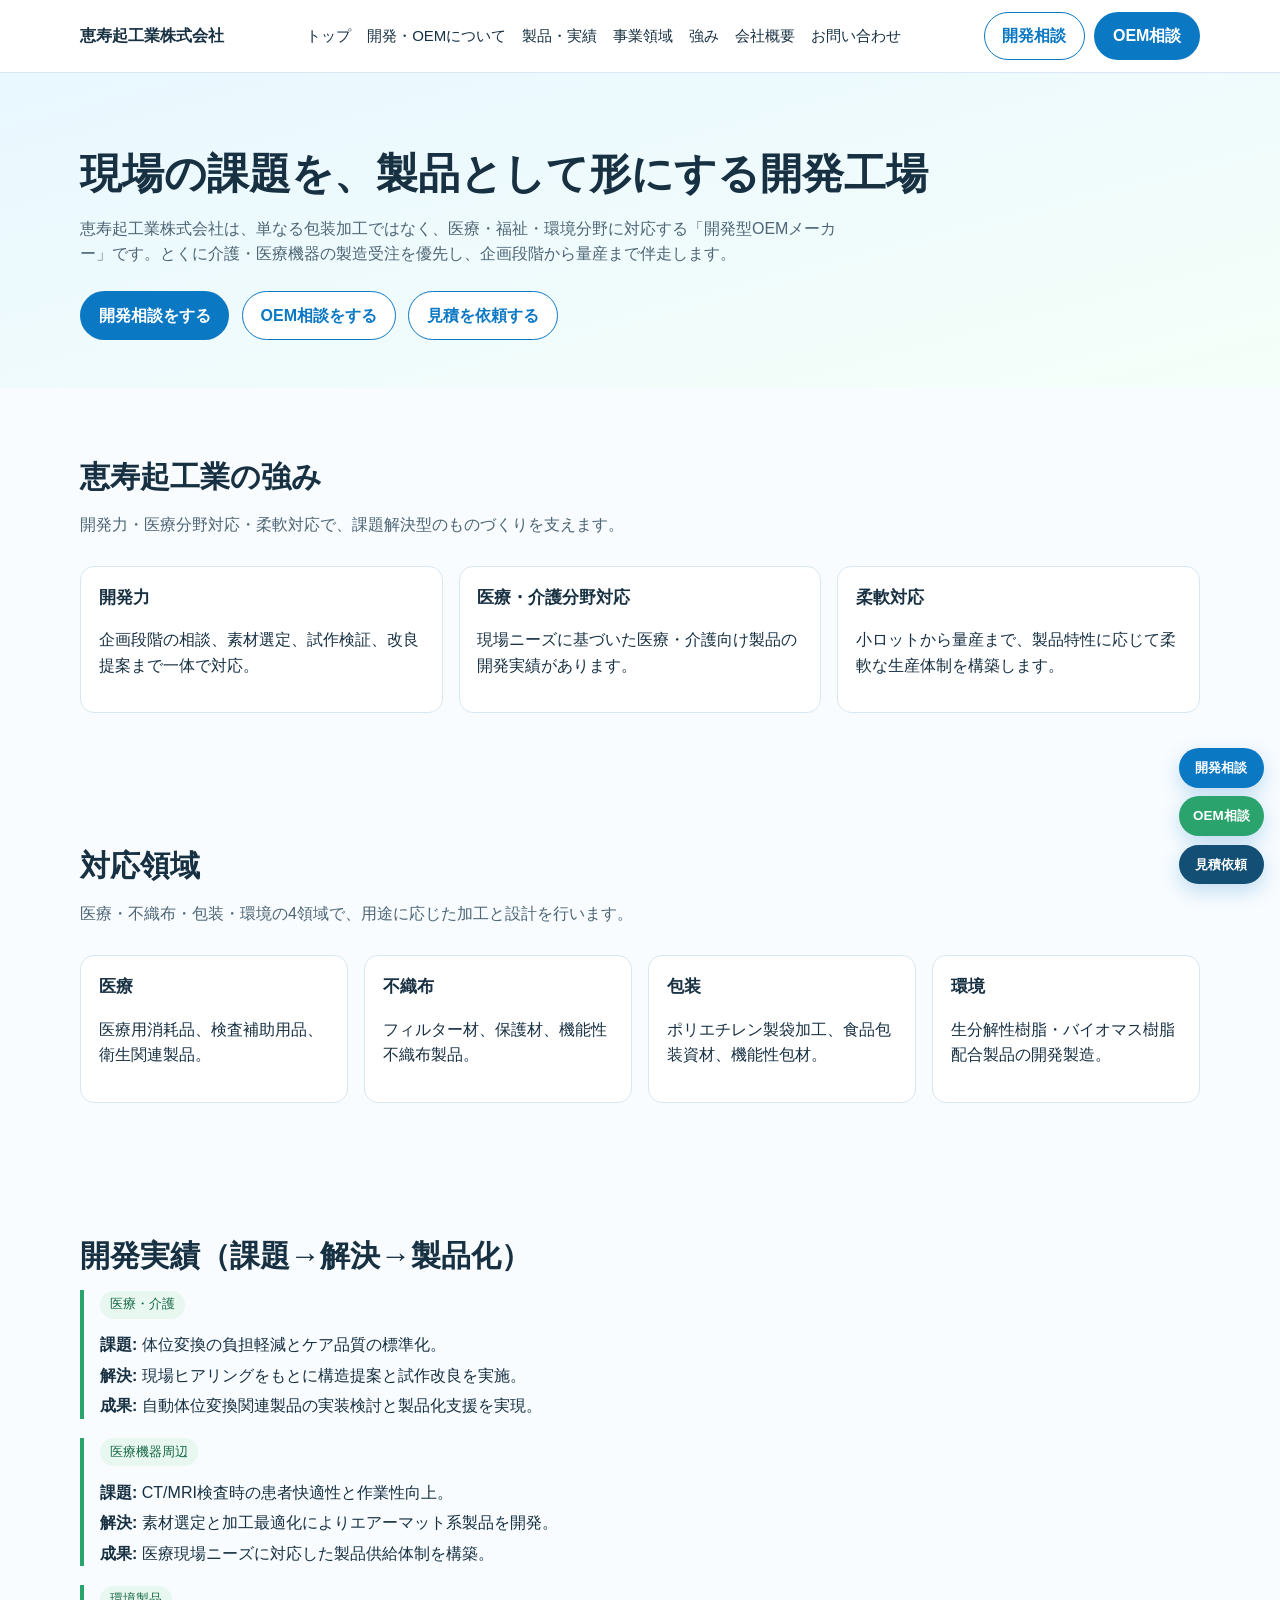
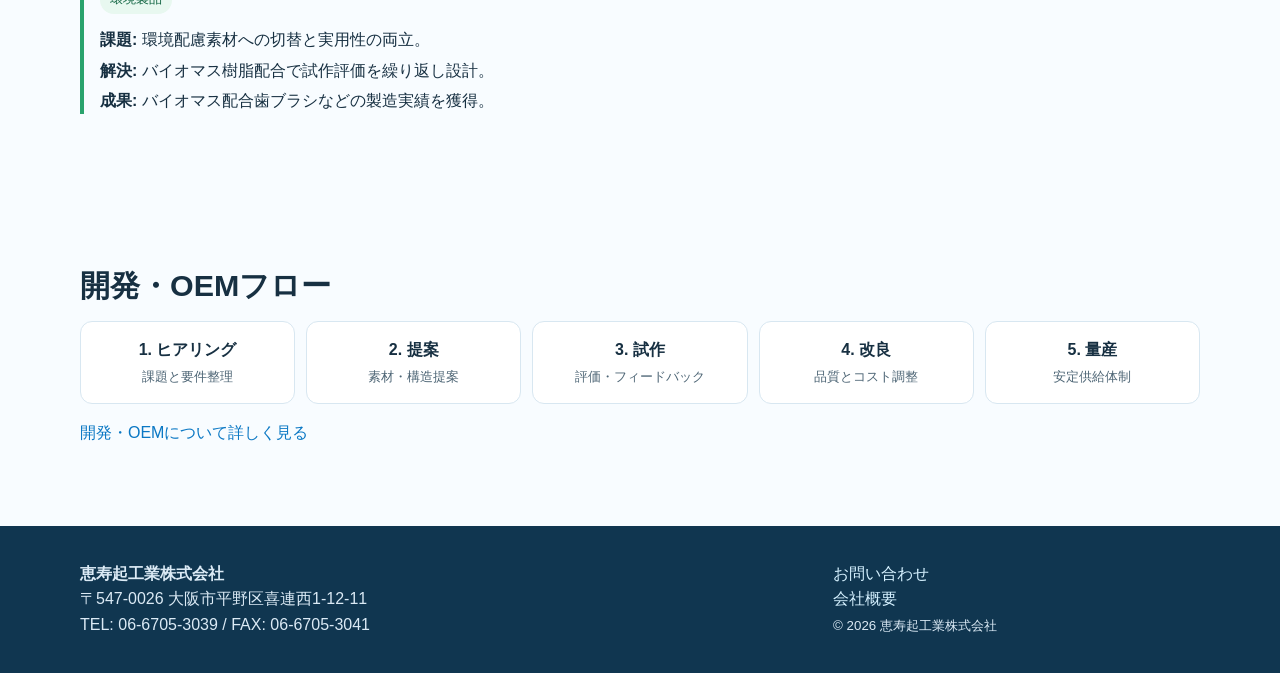
<file: index.html>
<!doctype html>
<html lang="ja">
  <head>
    <meta charset="UTF-8" />
    <meta name="viewport" content="width=device-width, initial-scale=1.0" />
    <title>恵寿起工業株式会社 | 医療・福祉・環境に対応する開発型OEMメーカー</title>
    <meta
      name="description"
      content="恵寿起工業株式会社は、医療・介護・環境分野に対応する開発型OEMメーカーです。企画・試作・改良・量産まで一気通貫で支援します。"
    />
    <meta property="og:type" content="website" />
    <meta
      property="og:title"
      content="恵寿起工業株式会社 | 現場の課題を製品化する開発工場"
    />
    <meta
      property="og:description"
      content="医療・介護分野を優先に、開発相談・OEM相談・見積依頼に対応します。"
    />
    <meta property="og:url" content="https://example.com/" />
    <meta property="og:image" content="https://example.com/ogp.jpg" />
    <link rel="stylesheet" href="./assets/css/styles.css" />
  </head>
  <body>
    <header class="site-header">
      <div class="container header-inner">
        <a class="logo" href="./index.html">恵寿起工業株式会社</a>
        <nav>
          <ul class="nav-list">
            <li><a href="./index.html">トップ</a></li>
            <li><a href="./pages/development-oem.html">開発・OEMについて</a></li>
            <li><a href="./pages/products.html">製品・実績</a></li>
            <li><a href="./pages/fields.html">事業領域</a></li>
            <li><a href="./pages/strengths.html">強み</a></li>
            <li><a href="./pages/company.html">会社概要</a></li>
            <li><a href="./pages/contact.html">お問い合わせ</a></li>
          </ul>
        </nav>
        <div class="header-cta">
          <a class="btn btn-outline" href="./pages/contact.html">開発相談</a>
          <a class="btn btn-primary" href="./pages/contact.html">OEM相談</a>
        </div>
      </div>
    </header>

    <main>
      <section class="hero">
        <div class="container">
          <h1>現場の課題を、製品として形にする開発工場</h1>
          <p>
            恵寿起工業株式会社は、単なる包装加工ではなく、医療・福祉・環境分野に対応する「開発型OEMメーカー」です。とくに介護・医療機器の製造受注を優先し、企画段階から量産まで伴走します。
          </p>
          <div class="hero-actions">
            <a class="btn btn-primary" href="./pages/contact.html">開発相談をする</a>
            <a class="btn btn-outline" href="./pages/contact.html">OEM相談をする</a>
            <a class="btn btn-outline" href="./pages/contact.html">見積を依頼する</a>
          </div>
        </div>
      </section>

      <section>
        <div class="container">
          <h2 class="section-title">恵寿起工業の強み</h2>
          <p class="section-lead">開発力・医療分野対応・柔軟対応で、課題解決型のものづくりを支えます。</p>
          <div class="grid grid-3">
            <article class="card">
              <h3>開発力</h3>
              <p>企画段階の相談、素材選定、試作検証、改良提案まで一体で対応。</p>
            </article>
            <article class="card">
              <h3>医療・介護分野対応</h3>
              <p>現場ニーズに基づいた医療・介護向け製品の開発実績があります。</p>
            </article>
            <article class="card">
              <h3>柔軟対応</h3>
              <p>小ロットから量産まで、製品特性に応じて柔軟な生産体制を構築します。</p>
            </article>
          </div>
        </div>
      </section>

      <section>
        <div class="container">
          <h2 class="section-title">対応領域</h2>
          <p class="section-lead">医療・不織布・包装・環境の4領域で、用途に応じた加工と設計を行います。</p>
          <div class="grid grid-4">
            <article class="card"><h3>医療</h3><p>医療用消耗品、検査補助用品、衛生関連製品。</p></article>
            <article class="card"><h3>不織布</h3><p>フィルター材、保護材、機能性不織布製品。</p></article>
            <article class="card"><h3>包装</h3><p>ポリエチレン製袋加工、食品包装資材、機能性包材。</p></article>
            <article class="card"><h3>環境</h3><p>生分解性樹脂・バイオマス樹脂配合製品の開発製造。</p></article>
          </div>
        </div>
      </section>

      <section>
        <div class="container">
          <h2 class="section-title">開発実績（課題→解決→製品化）</h2>
          <div class="story">
            <span class="tag">医療・介護</span>
            <p><strong>課題:</strong> 体位変換の負担軽減とケア品質の標準化。</p>
            <p><strong>解決:</strong> 現場ヒアリングをもとに構造提案と試作改良を実施。</p>
            <p><strong>成果:</strong> 自動体位変換関連製品の実装検討と製品化支援を実現。</p>
          </div>
          <div class="story">
            <span class="tag">医療機器周辺</span>
            <p><strong>課題:</strong> CT/MRI検査時の患者快適性と作業性向上。</p>
            <p><strong>解決:</strong> 素材選定と加工最適化によりエアーマット系製品を開発。</p>
            <p><strong>成果:</strong> 医療現場ニーズに対応した製品供給体制を構築。</p>
          </div>
          <div class="story">
            <span class="tag">環境製品</span>
            <p><strong>課題:</strong> 環境配慮素材への切替と実用性の両立。</p>
            <p><strong>解決:</strong> バイオマス樹脂配合で試作評価を繰り返し設計。</p>
            <p><strong>成果:</strong> バイオマス配合歯ブラシなどの製造実績を獲得。</p>
          </div>
        </div>
      </section>

      <section>
        <div class="container">
          <h2 class="section-title">開発・OEMフロー</h2>
          <div class="flow">
            <div class="flow-step">1. ヒアリング<small>課題と要件整理</small></div>
            <div class="flow-step">2. 提案<small>素材・構造提案</small></div>
            <div class="flow-step">3. 試作<small>評価・フィードバック</small></div>
            <div class="flow-step">4. 改良<small>品質とコスト調整</small></div>
            <div class="flow-step">5. 量産<small>安定供給体制</small></div>
          </div>
          <p><a href="./pages/development-oem.html">開発・OEMについて詳しく見る</a></p>
        </div>
      </section>
    </main>

    <footer class="site-footer">
      <div class="container footer-grid">
        <div>
          <strong>恵寿起工業株式会社</strong><br />
          〒547-0026 大阪市平野区喜連西1-12-11<br />
          TEL: 06-6705-3039 / FAX: 06-6705-3041
        </div>
        <div>
          <a href="./pages/contact.html">お問い合わせ</a><br />
          <a href="./pages/company.html">会社概要</a><br />
          <small>&copy; <span data-current-year></span> 恵寿起工業株式会社</small>
        </div>
      </div>
    </footer>

    <div class="sticky-cta">
      <a href="./pages/contact.html">開発相談</a>
      <a href="./pages/contact.html">OEM相談</a>
      <a href="./pages/contact.html">見積依頼</a>
    </div>

    <script src="./assets/js/main.js"></script>
  </body>
</html>
</file>
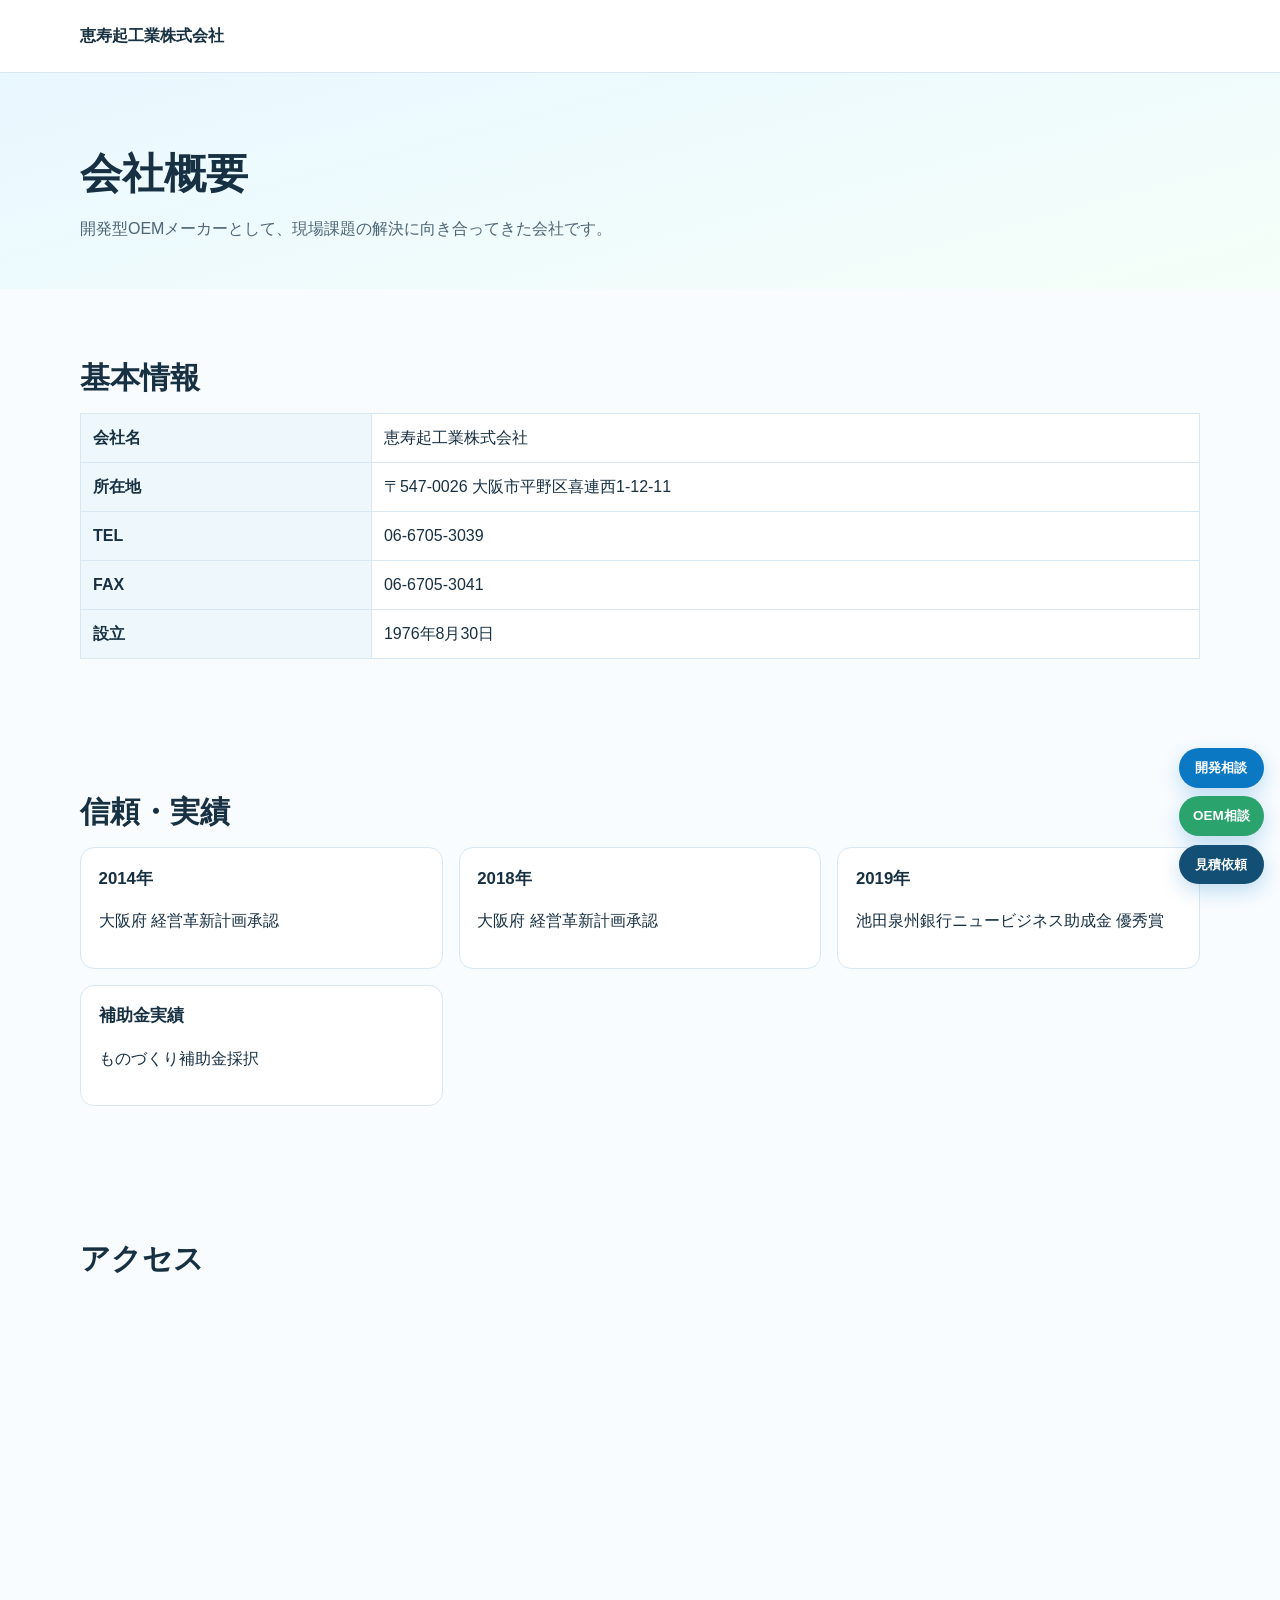
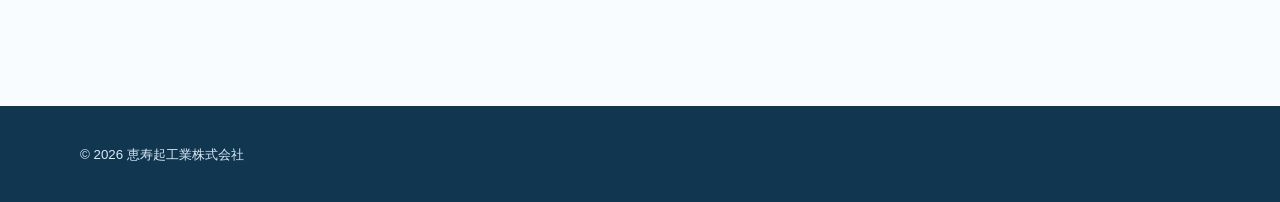
<file: pages/company.html>
<!doctype html>
<html lang="ja">
  <head>
    <meta charset="UTF-8" />
    <meta name="viewport" content="width=device-width, initial-scale=1.0" />
    <title>会社概要 | 恵寿起工業株式会社</title>
    <meta name="description" content="恵寿起工業株式会社の会社情報、沿革、受賞・承認実績、アクセス情報を掲載。" />
    <link rel="stylesheet" href="../assets/css/styles.css" />
  </head>
  <body>
    <header class="site-header"><div class="container header-inner"><a class="logo" href="../index.html">恵寿起工業株式会社</a></div></header>
    <main>
      <section class="hero"><div class="container"><h1>会社概要</h1><p>開発型OEMメーカーとして、現場課題の解決に向き合ってきた会社です。</p></div></section>
      <section>
        <div class="container">
          <h2 class="section-title">基本情報</h2>
          <div class="table-wrap">
            <table>
              <tr><th>会社名</th><td>恵寿起工業株式会社</td></tr>
              <tr><th>所在地</th><td>〒547-0026 大阪市平野区喜連西1-12-11</td></tr>
              <tr><th>TEL</th><td>06-6705-3039</td></tr>
              <tr><th>FAX</th><td>06-6705-3041</td></tr>
              <tr><th>設立</th><td>1976年8月30日</td></tr>
            </table>
          </div>
        </div>
      </section>
      <section>
        <div class="container">
          <h2 class="section-title">信頼・実績</h2>
          <div class="grid grid-3">
            <article class="card"><h3>2014年</h3><p>大阪府 経営革新計画承認</p></article>
            <article class="card"><h3>2018年</h3><p>大阪府 経営革新計画承認</p></article>
            <article class="card"><h3>2019年</h3><p>池田泉州銀行ニュービジネス助成金 優秀賞</p></article>
            <article class="card"><h3>補助金実績</h3><p>ものづくり補助金採択</p></article>
          </div>
        </div>
      </section>
      <section>
        <div class="container">
          <h2 class="section-title">アクセス</h2>
          <iframe
            title="恵寿起工業株式会社 マップ"
            src="https://www.google.com/maps?q=大阪市平野区喜連西1-12-11&output=embed"
            width="100%"
            height="340"
            style="border: 0; border-radius: 12px"
            allowfullscreen=""
            loading="lazy"
            referrerpolicy="no-referrer-when-downgrade"
          ></iframe>
        </div>
      </section>
    </main>
    <footer class="site-footer"><div class="container"><small>&copy; <span data-current-year></span> 恵寿起工業株式会社</small></div></footer>
    <div class="sticky-cta"><a href="./contact.html">開発相談</a><a href="./contact.html">OEM相談</a><a href="./contact.html">見積依頼</a></div>
    <script src="../assets/js/main.js"></script>
  </body>
</html>
</file>
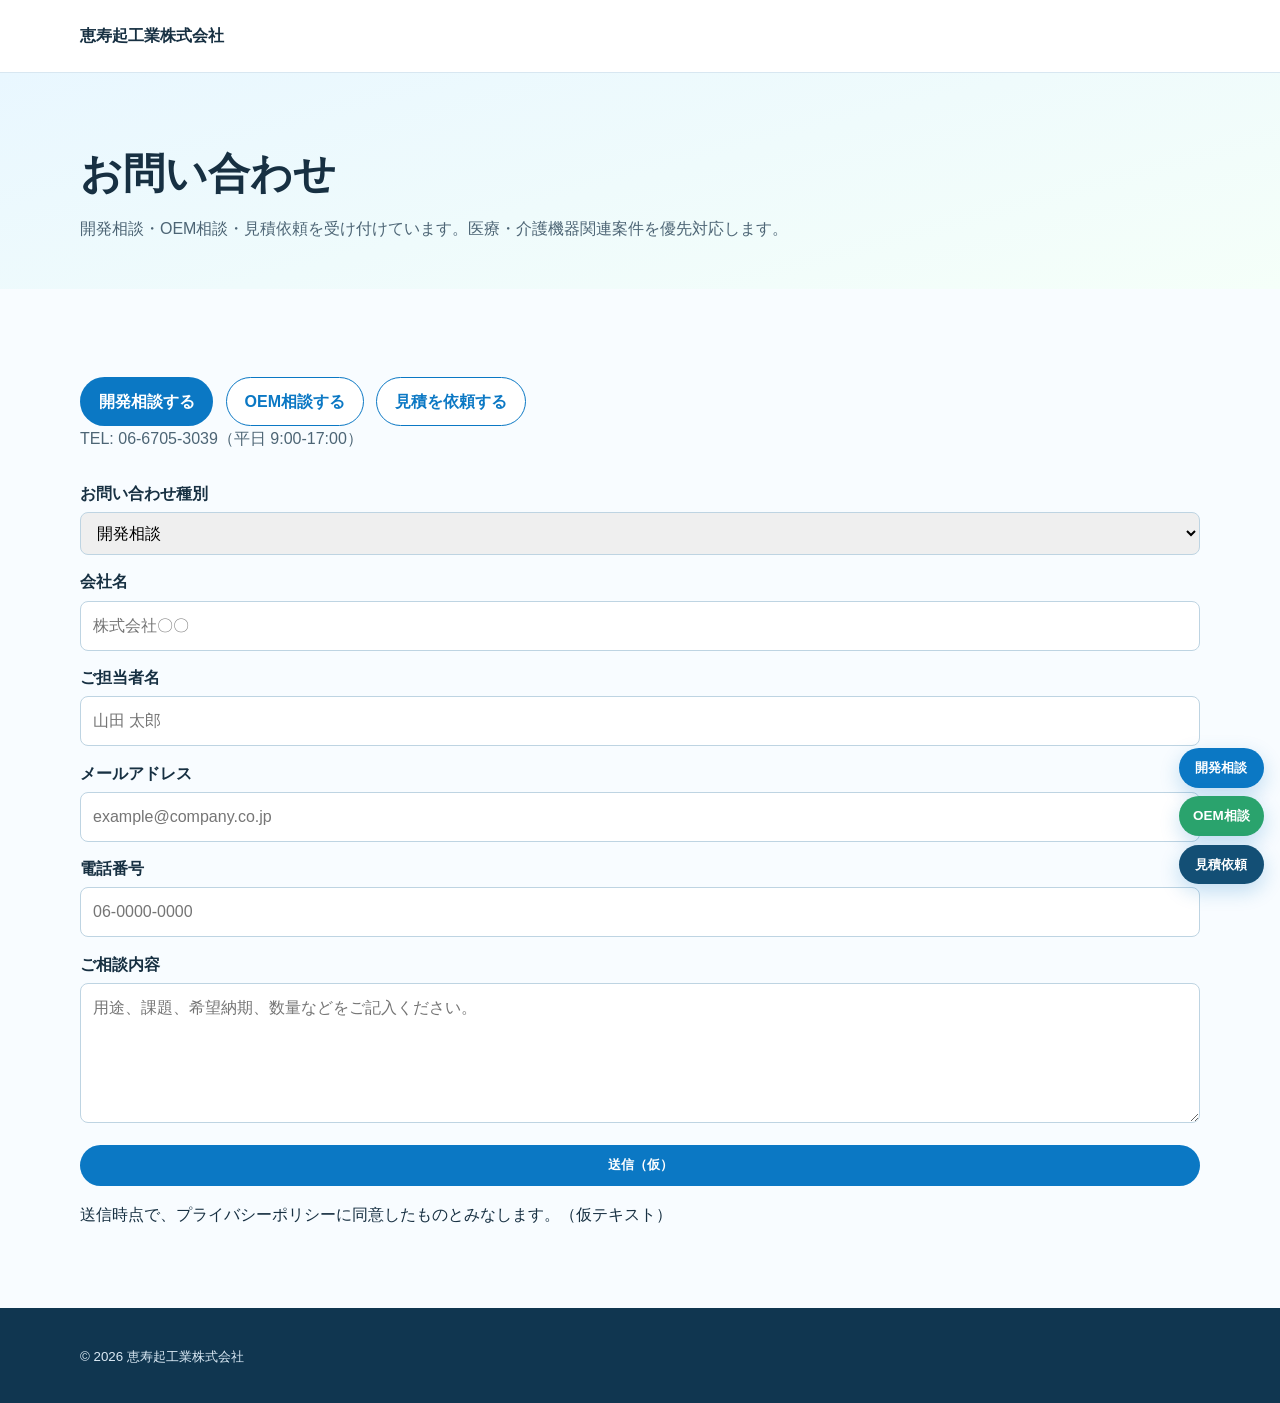
<file: pages/contact.html>
<!doctype html>
<html lang="ja">
  <head>
    <meta charset="UTF-8" />
    <meta name="viewport" content="width=device-width, initial-scale=1.0" />
    <title>お問い合わせ | 恵寿起工業株式会社</title>
    <meta name="description" content="開発相談・OEM相談・見積依頼の問い合わせフォームです。企画段階からご相談いただけます。" />
    <link rel="stylesheet" href="../assets/css/styles.css" />
  </head>
  <body>
    <header class="site-header"><div class="container header-inner"><a class="logo" href="../index.html">恵寿起工業株式会社</a></div></header>
    <main>
      <section class="hero"><div class="container"><h1>お問い合わせ</h1><p>開発相談・OEM相談・見積依頼を受け付けています。医療・介護機器関連案件を優先対応します。</p></div></section>
      <section>
        <div class="container">
          <div class="hero-actions">
            <a class="btn btn-primary" href="#form">開発相談する</a>
            <a class="btn btn-outline" href="#form">OEM相談する</a>
            <a class="btn btn-outline" href="#form">見積を依頼する</a>
          </div>
          <p class="section-lead">TEL: 06-6705-3039（平日 9:00-17:00）</p>
          <form id="form" class="form-grid">
            <div>
              <label for="kind">お問い合わせ種別</label>
              <select id="kind" name="kind">
                <option>開発相談</option>
                <option>OEM相談</option>
                <option>見積依頼</option>
                <option>その他</option>
              </select>
            </div>
            <div>
              <label for="company">会社名</label>
              <input id="company" name="company" type="text" placeholder="株式会社〇〇" />
            </div>
            <div>
              <label for="name">ご担当者名</label>
              <input id="name" name="name" type="text" placeholder="山田 太郎" />
            </div>
            <div>
              <label for="mail">メールアドレス</label>
              <input id="mail" name="mail" type="email" placeholder="example@company.co.jp" />
            </div>
            <div>
              <label for="tel">電話番号</label>
              <input id="tel" name="tel" type="tel" placeholder="06-0000-0000" />
            </div>
            <div>
              <label for="msg">ご相談内容</label>
              <textarea id="msg" name="msg" placeholder="用途、課題、希望納期、数量などをご記入ください。"></textarea>
            </div>
            <button class="btn btn-primary" type="submit">送信（仮）</button>
          </form>
          <p>送信時点で、プライバシーポリシーに同意したものとみなします。（仮テキスト）</p>
        </div>
      </section>
    </main>
    <footer class="site-footer"><div class="container"><small>&copy; <span data-current-year></span> 恵寿起工業株式会社</small></div></footer>
    <div class="sticky-cta"><a href="./contact.html">開発相談</a><a href="./contact.html">OEM相談</a><a href="./contact.html">見積依頼</a></div>
    <script src="../assets/js/main.js"></script>
  </body>
</html>
</file>
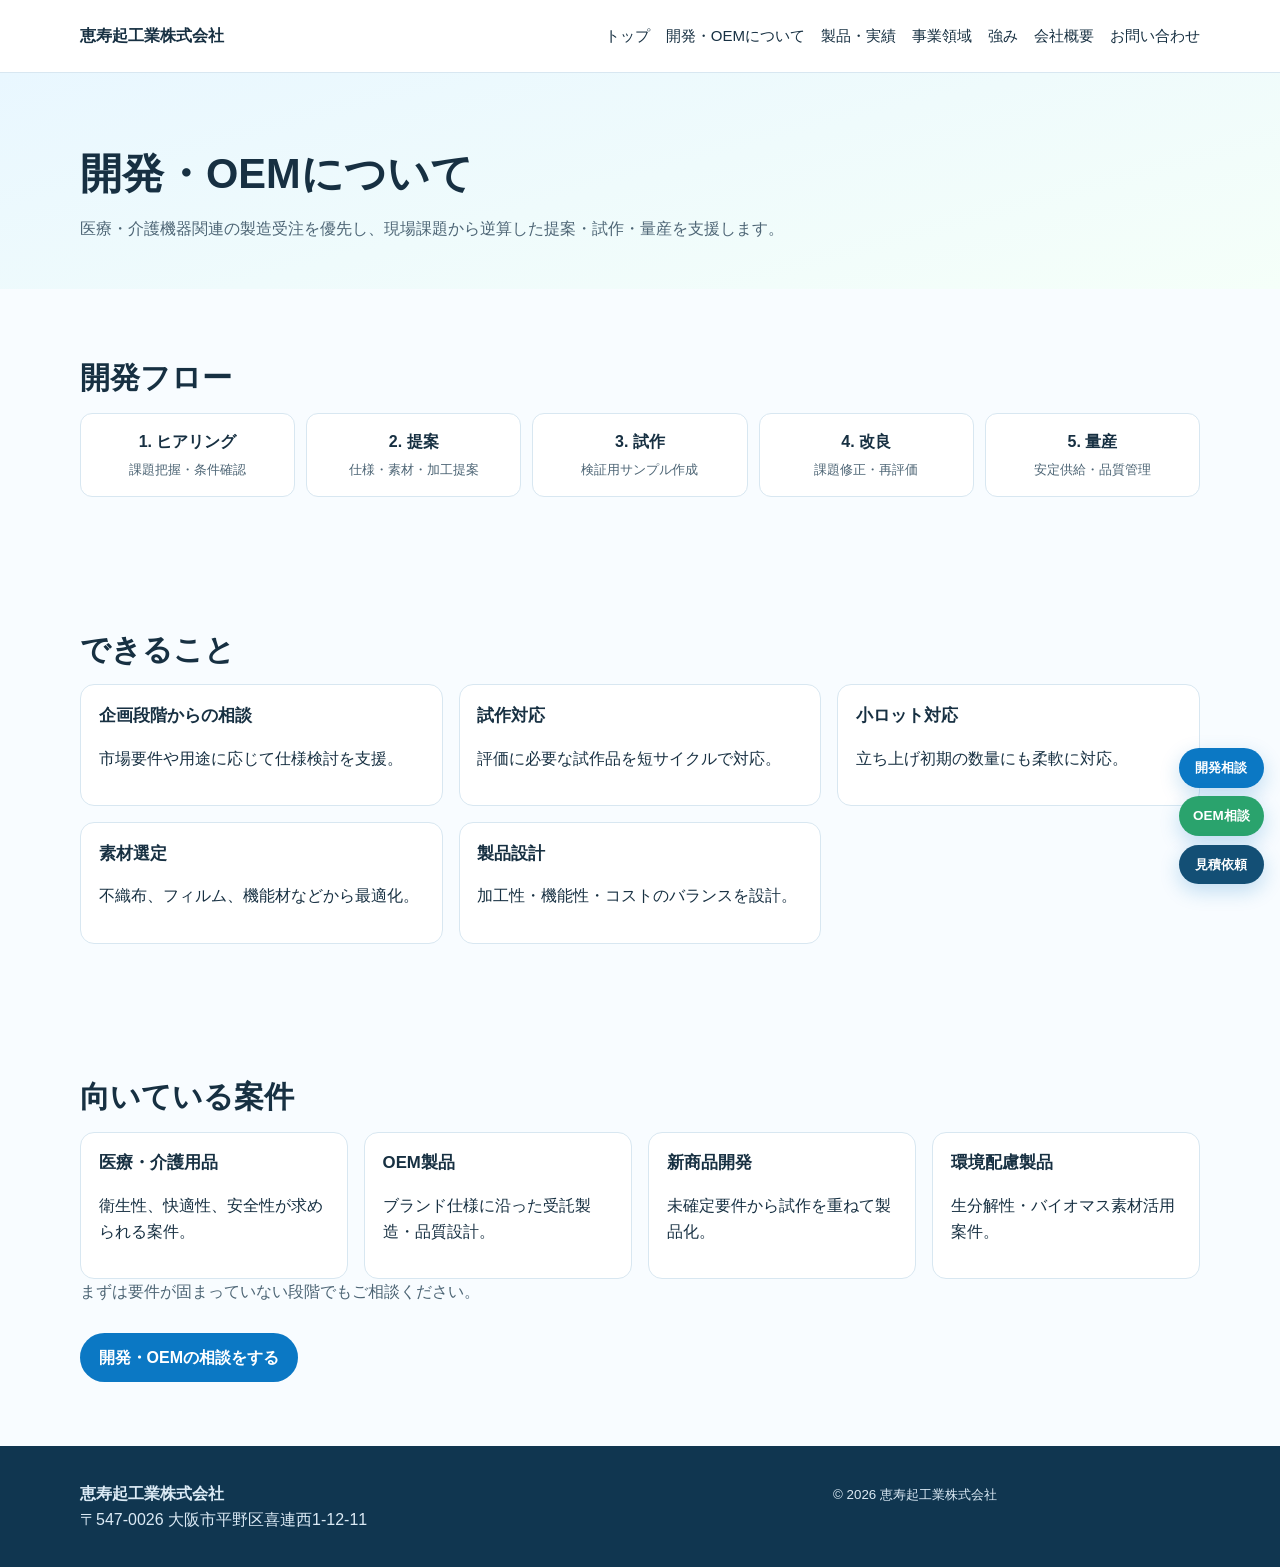
<file: pages/development-oem.html>
<!doctype html>
<html lang="ja">
  <head>
    <meta charset="UTF-8" />
    <meta name="viewport" content="width=device-width, initial-scale=1.0" />
    <title>開発・OEMについて | 恵寿起工業株式会社</title>
    <meta
      name="description"
      content="恵寿起工業株式会社の開発・OEM対応ページ。ヒアリングから量産まで、医療・介護を中心に開発型受託製造を行います。"
    />
    <meta property="og:type" content="article" />
    <meta property="og:title" content="開発・OEMについて | 恵寿起工業株式会社" />
    <meta property="og:description" content="企画段階から相談できる開発型OEMメーカー。" />
    <meta property="og:url" content="https://example.com/pages/development-oem.html" />
    <meta property="og:image" content="https://example.com/ogp.jpg" />
    <link rel="stylesheet" href="../assets/css/styles.css" />
  </head>
  <body>
    <header class="site-header">
      <div class="container header-inner">
        <a class="logo" href="../index.html">恵寿起工業株式会社</a>
        <nav>
          <ul class="nav-list">
            <li><a href="../index.html">トップ</a></li>
            <li><a href="./development-oem.html">開発・OEMについて</a></li>
            <li><a href="./products.html">製品・実績</a></li>
            <li><a href="./fields.html">事業領域</a></li>
            <li><a href="./strengths.html">強み</a></li>
            <li><a href="./company.html">会社概要</a></li>
            <li><a href="./contact.html">お問い合わせ</a></li>
          </ul>
        </nav>
      </div>
    </header>

    <main>
      <section class="hero">
        <div class="container">
          <h1>開発・OEMについて</h1>
          <p>医療・介護機器関連の製造受注を優先し、現場課題から逆算した提案・試作・量産を支援します。</p>
        </div>
      </section>

      <section>
        <div class="container">
          <h2 class="section-title">開発フロー</h2>
          <div class="flow">
            <div class="flow-step">1. ヒアリング<small>課題把握・条件確認</small></div>
            <div class="flow-step">2. 提案<small>仕様・素材・加工提案</small></div>
            <div class="flow-step">3. 試作<small>検証用サンプル作成</small></div>
            <div class="flow-step">4. 改良<small>課題修正・再評価</small></div>
            <div class="flow-step">5. 量産<small>安定供給・品質管理</small></div>
          </div>
        </div>
      </section>

      <section>
        <div class="container">
          <h2 class="section-title">できること</h2>
          <div class="grid grid-3">
            <article class="card"><h3>企画段階からの相談</h3><p>市場要件や用途に応じて仕様検討を支援。</p></article>
            <article class="card"><h3>試作対応</h3><p>評価に必要な試作品を短サイクルで対応。</p></article>
            <article class="card"><h3>小ロット対応</h3><p>立ち上げ初期の数量にも柔軟に対応。</p></article>
            <article class="card"><h3>素材選定</h3><p>不織布、フィルム、機能材などから最適化。</p></article>
            <article class="card"><h3>製品設計</h3><p>加工性・機能性・コストのバランスを設計。</p></article>
          </div>
        </div>
      </section>

      <section>
        <div class="container">
          <h2 class="section-title">向いている案件</h2>
          <div class="grid grid-4">
            <article class="card"><h3>医療・介護用品</h3><p>衛生性、快適性、安全性が求められる案件。</p></article>
            <article class="card"><h3>OEM製品</h3><p>ブランド仕様に沿った受託製造・品質設計。</p></article>
            <article class="card"><h3>新商品開発</h3><p>未確定要件から試作を重ねて製品化。</p></article>
            <article class="card"><h3>環境配慮製品</h3><p>生分解性・バイオマス素材活用案件。</p></article>
          </div>
          <p class="section-lead">まずは要件が固まっていない段階でもご相談ください。</p>
          <a class="btn btn-primary" href="./contact.html">開発・OEMの相談をする</a>
        </div>
      </section>
    </main>

    <footer class="site-footer">
      <div class="container footer-grid">
        <div><strong>恵寿起工業株式会社</strong><br />〒547-0026 大阪市平野区喜連西1-12-11</div>
        <div><small>&copy; <span data-current-year></span> 恵寿起工業株式会社</small></div>
      </div>
    </footer>

    <div class="sticky-cta">
      <a href="./contact.html">開発相談</a>
      <a href="./contact.html">OEM相談</a>
      <a href="./contact.html">見積依頼</a>
    </div>
    <script src="../assets/js/main.js"></script>
  </body>
</html>
</file>
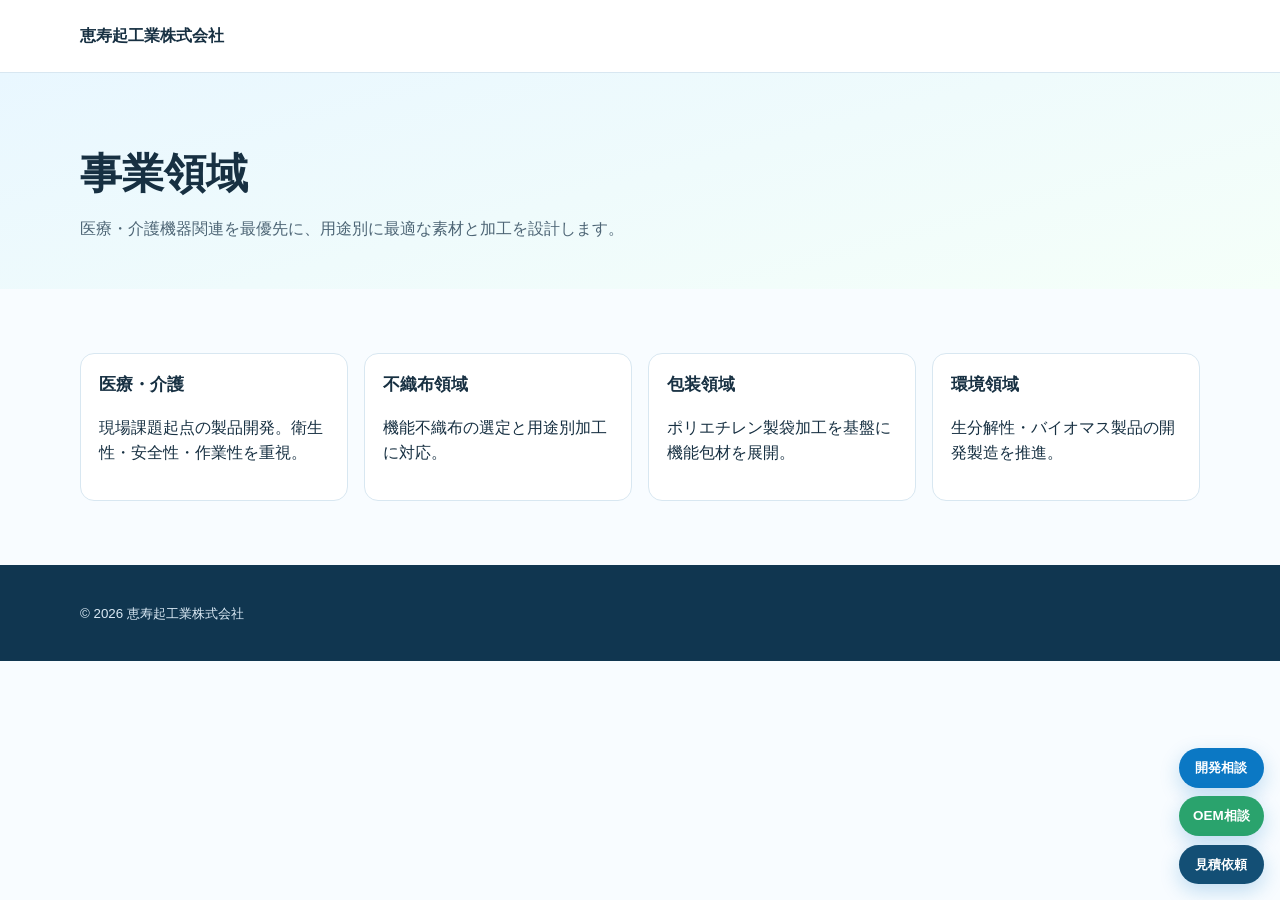
<file: pages/fields.html>
<!doctype html>
<html lang="ja">
  <head>
    <meta charset="UTF-8" />
    <meta name="viewport" content="width=device-width, initial-scale=1.0" />
    <title>事業領域 | 恵寿起工業株式会社</title>
    <meta name="description" content="医療・不織布・包装・環境の事業領域と、対応可能な製品開発・受託製造範囲を紹介します。" />
    <link rel="stylesheet" href="../assets/css/styles.css" />
  </head>
  <body>
    <header class="site-header"><div class="container header-inner"><a class="logo" href="../index.html">恵寿起工業株式会社</a></div></header>
    <main>
      <section class="hero"><div class="container"><h1>事業領域</h1><p>医療・介護機器関連を最優先に、用途別に最適な素材と加工を設計します。</p></div></section>
      <section>
        <div class="container">
          <div class="grid grid-4">
            <article class="card"><h3>医療・介護</h3><p>現場課題起点の製品開発。衛生性・安全性・作業性を重視。</p></article>
            <article class="card"><h3>不織布領域</h3><p>機能不織布の選定と用途別加工に対応。</p></article>
            <article class="card"><h3>包装領域</h3><p>ポリエチレン製袋加工を基盤に機能包材を展開。</p></article>
            <article class="card"><h3>環境領域</h3><p>生分解性・バイオマス製品の開発製造を推進。</p></article>
          </div>
        </div>
      </section>
    </main>
    <footer class="site-footer"><div class="container"><small>&copy; <span data-current-year></span> 恵寿起工業株式会社</small></div></footer>
    <div class="sticky-cta"><a href="./contact.html">開発相談</a><a href="./contact.html">OEM相談</a><a href="./contact.html">見積依頼</a></div>
    <script src="../assets/js/main.js"></script>
  </body>
</html>
</file>
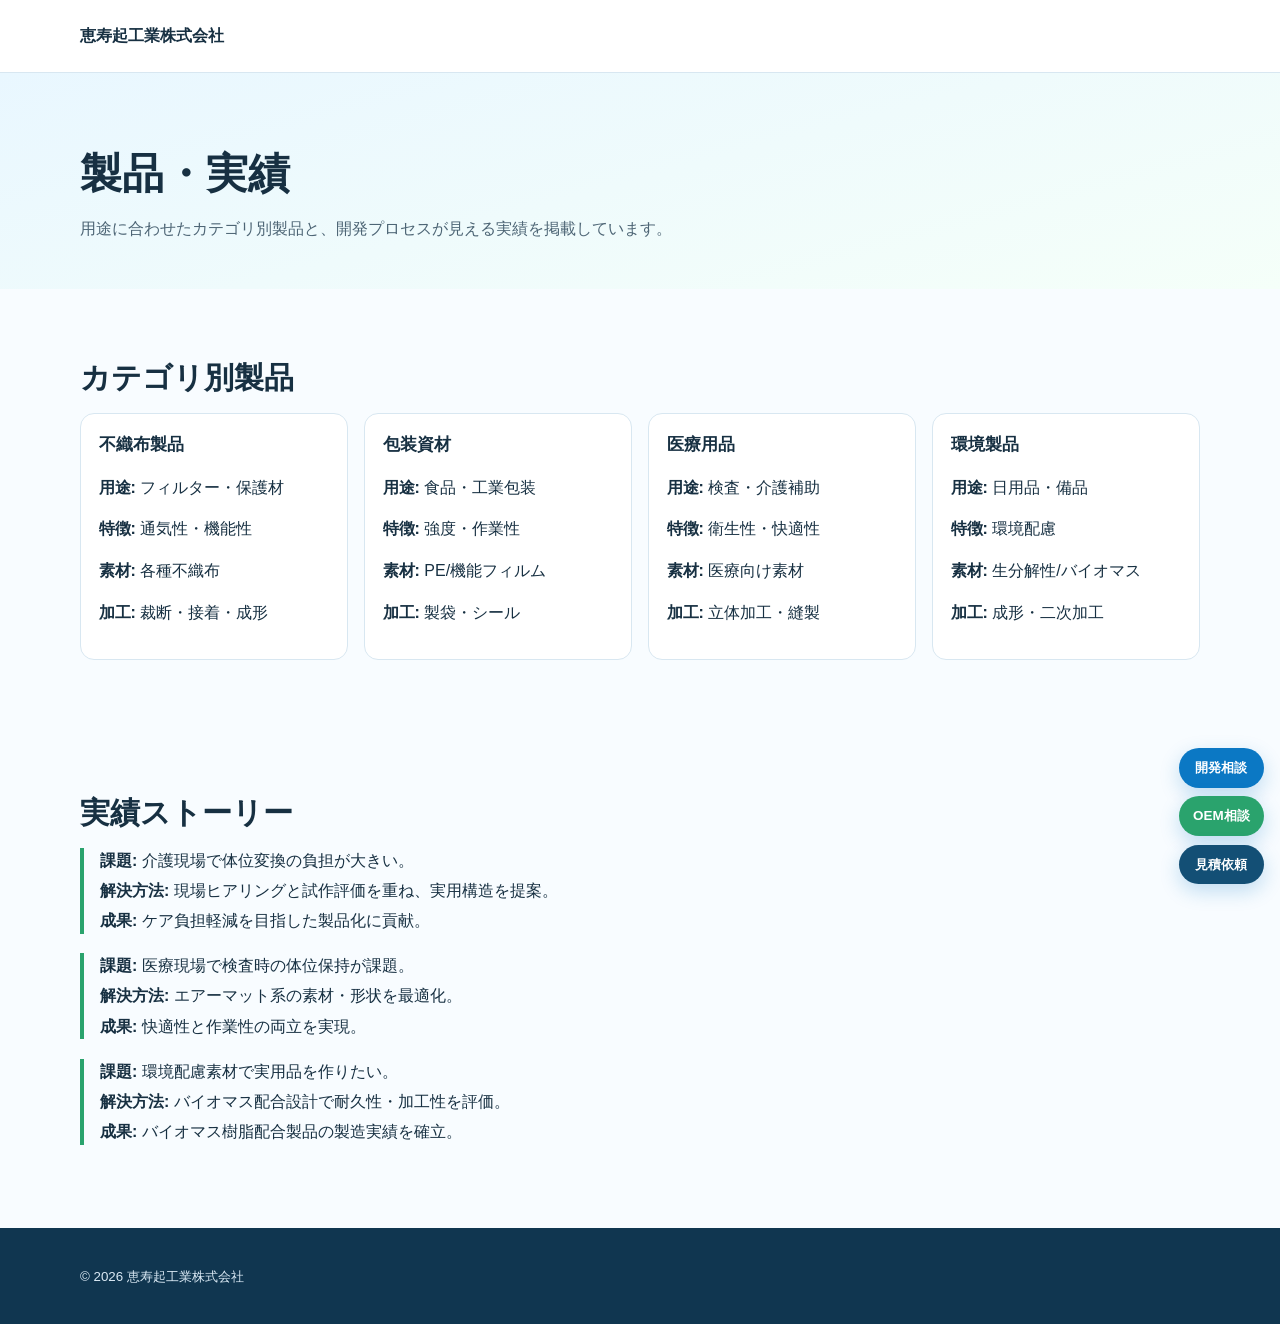
<file: pages/products.html>
<!doctype html>
<html lang="ja">
  <head>
    <meta charset="UTF-8" />
    <meta name="viewport" content="width=device-width, initial-scale=1.0" />
    <title>製品・実績 | 恵寿起工業株式会社</title>
    <meta name="description" content="カテゴリ別の製品情報と、課題解決ストーリー形式の開発実績を掲載しています。" />
    <meta property="og:type" content="article" />
    <meta property="og:title" content="製品・実績 | 恵寿起工業株式会社" />
    <meta property="og:description" content="不織布・包装資材・医療用品・環境製品の実績紹介。" />
    <meta property="og:url" content="https://example.com/pages/products.html" />
    <meta property="og:image" content="https://example.com/ogp.jpg" />
    <link rel="stylesheet" href="../assets/css/styles.css" />
  </head>
  <body>
    <header class="site-header"><div class="container header-inner"><a class="logo" href="../index.html">恵寿起工業株式会社</a></div></header>
    <main>
      <section class="hero"><div class="container"><h1>製品・実績</h1><p>用途に合わせたカテゴリ別製品と、開発プロセスが見える実績を掲載しています。</p></div></section>
      <section>
        <div class="container">
          <h2 class="section-title">カテゴリ別製品</h2>
          <div class="grid grid-4">
            <article class="card"><h3>不織布製品</h3><p><strong>用途:</strong> フィルター・保護材</p><p><strong>特徴:</strong> 通気性・機能性</p><p><strong>素材:</strong> 各種不織布</p><p><strong>加工:</strong> 裁断・接着・成形</p></article>
            <article class="card"><h3>包装資材</h3><p><strong>用途:</strong> 食品・工業包装</p><p><strong>特徴:</strong> 強度・作業性</p><p><strong>素材:</strong> PE/機能フィルム</p><p><strong>加工:</strong> 製袋・シール</p></article>
            <article class="card"><h3>医療用品</h3><p><strong>用途:</strong> 検査・介護補助</p><p><strong>特徴:</strong> 衛生性・快適性</p><p><strong>素材:</strong> 医療向け素材</p><p><strong>加工:</strong> 立体加工・縫製</p></article>
            <article class="card"><h3>環境製品</h3><p><strong>用途:</strong> 日用品・備品</p><p><strong>特徴:</strong> 環境配慮</p><p><strong>素材:</strong> 生分解性/バイオマス</p><p><strong>加工:</strong> 成形・二次加工</p></article>
          </div>
        </div>
      </section>
      <section>
        <div class="container">
          <h2 class="section-title">実績ストーリー</h2>
          <div class="story"><p><strong>課題:</strong> 介護現場で体位変換の負担が大きい。</p><p><strong>解決方法:</strong> 現場ヒアリングと試作評価を重ね、実用構造を提案。</p><p><strong>成果:</strong> ケア負担軽減を目指した製品化に貢献。</p></div>
          <div class="story"><p><strong>課題:</strong> 医療現場で検査時の体位保持が課題。</p><p><strong>解決方法:</strong> エアーマット系の素材・形状を最適化。</p><p><strong>成果:</strong> 快適性と作業性の両立を実現。</p></div>
          <div class="story"><p><strong>課題:</strong> 環境配慮素材で実用品を作りたい。</p><p><strong>解決方法:</strong> バイオマス配合設計で耐久性・加工性を評価。</p><p><strong>成果:</strong> バイオマス樹脂配合製品の製造実績を確立。</p></div>
        </div>
      </section>
    </main>
    <footer class="site-footer"><div class="container"><small>&copy; <span data-current-year></span> 恵寿起工業株式会社</small></div></footer>
    <div class="sticky-cta"><a href="./contact.html">開発相談</a><a href="./contact.html">OEM相談</a><a href="./contact.html">見積依頼</a></div>
    <script src="../assets/js/main.js"></script>
  </body>
</html>
</file>
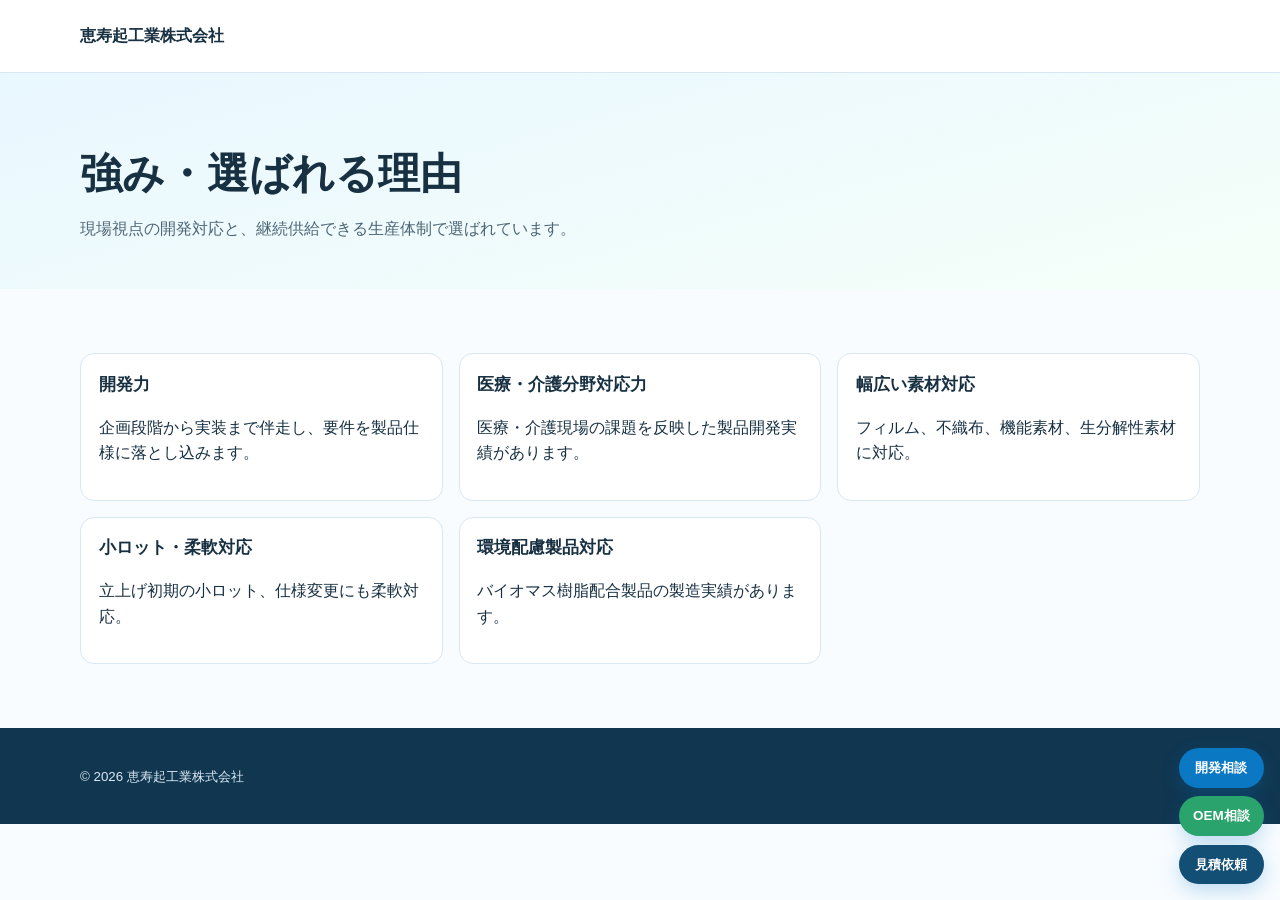
<file: pages/strengths.html>
<!doctype html>
<html lang="ja">
  <head>
    <meta charset="UTF-8" />
    <meta name="viewport" content="width=device-width, initial-scale=1.0" />
    <title>強み・選ばれる理由 | 恵寿起工業株式会社</title>
    <meta name="description" content="開発力、医療・介護対応力、素材対応、小ロット対応、環境配慮対応など恵寿起工業の強みを紹介します。" />
    <link rel="stylesheet" href="../assets/css/styles.css" />
  </head>
  <body>
    <header class="site-header"><div class="container header-inner"><a class="logo" href="../index.html">恵寿起工業株式会社</a></div></header>
    <main>
      <section class="hero"><div class="container"><h1>強み・選ばれる理由</h1><p>現場視点の開発対応と、継続供給できる生産体制で選ばれています。</p></div></section>
      <section>
        <div class="container">
          <div class="grid grid-3">
            <article class="card"><h3>開発力</h3><p>企画段階から実装まで伴走し、要件を製品仕様に落とし込みます。</p></article>
            <article class="card"><h3>医療・介護分野対応力</h3><p>医療・介護現場の課題を反映した製品開発実績があります。</p></article>
            <article class="card"><h3>幅広い素材対応</h3><p>フィルム、不織布、機能素材、生分解性素材に対応。</p></article>
            <article class="card"><h3>小ロット・柔軟対応</h3><p>立上げ初期の小ロット、仕様変更にも柔軟対応。</p></article>
            <article class="card"><h3>環境配慮製品対応</h3><p>バイオマス樹脂配合製品の製造実績があります。</p></article>
          </div>
        </div>
      </section>
    </main>
    <footer class="site-footer"><div class="container"><small>&copy; <span data-current-year></span> 恵寿起工業株式会社</small></div></footer>
    <div class="sticky-cta"><a href="./contact.html">開発相談</a><a href="./contact.html">OEM相談</a><a href="./contact.html">見積依頼</a></div>
    <script src="../assets/js/main.js"></script>
  </body>
</html>
</file>
<file: assets/css/styles.css>
:root {
  --bg: #f8fcff;
  --surface: #ffffff;
  --text: #173042;
  --muted: #4d6575;
  --primary: #0b78c4;
  --primary-dark: #075d98;
  --accent: #2aa36d;
  --border: #d8e7f1;
  --container: 1120px;
}

* {
  box-sizing: border-box;
}

body {
  margin: 0;
  font-family: "Hiragino Kaku Gothic ProN", "Yu Gothic", sans-serif;
  color: var(--text);
  background: var(--bg);
  line-height: 1.6;
}

a {
  color: var(--primary);
  text-decoration: none;
}

img {
  max-width: 100%;
  height: auto;
}

.container {
  width: min(100% - 2rem, var(--container));
  margin-inline: auto;
}

.site-header {
  position: sticky;
  top: 0;
  z-index: 100;
  background: rgba(255, 255, 255, 0.96);
  border-bottom: 1px solid var(--border);
  backdrop-filter: blur(6px);
}

.header-inner {
  display: flex;
  align-items: center;
  justify-content: space-between;
  gap: 1rem;
  min-height: 72px;
}

.logo {
  font-weight: 700;
  color: var(--text);
}

.nav-list {
  list-style: none;
  display: flex;
  flex-wrap: wrap;
  gap: 1rem;
  margin: 0;
  padding: 0;
}

.nav-list a {
  color: var(--text);
  font-size: 0.94rem;
}

.header-cta {
  display: flex;
  gap: 0.6rem;
}

.btn {
  display: inline-block;
  border-radius: 999px;
  padding: 0.66rem 1.1rem;
  font-weight: 700;
  border: 1px solid transparent;
}

.btn-primary {
  background: var(--primary);
  color: #fff;
}

.btn-primary:hover {
  background: var(--primary-dark);
}

.btn-outline {
  border-color: var(--primary);
  color: var(--primary);
  background: #fff;
}

.hero {
  padding: 4.6rem 0 3rem;
  background: linear-gradient(165deg, #e9f7ff 0%, #f5fff9 100%);
}

.hero h1 {
  margin: 0 0 1rem;
  line-height: 1.28;
  font-size: clamp(1.8rem, 3.8vw, 2.6rem);
}

.hero p {
  margin: 0;
  max-width: 760px;
  color: var(--muted);
}

.hero-actions {
  display: flex;
  flex-wrap: wrap;
  gap: 0.8rem;
  margin-top: 1.5rem;
}

section {
  padding: 4rem 0;
}

.section-title {
  margin: 0 0 0.7rem;
  font-size: clamp(1.3rem, 2.7vw, 1.9rem);
}

.section-lead {
  margin: 0 0 1.8rem;
  color: var(--muted);
}

.grid {
  display: grid;
  gap: 1rem;
}

.grid-3 {
  grid-template-columns: repeat(3, minmax(0, 1fr));
}

.grid-4 {
  grid-template-columns: repeat(4, minmax(0, 1fr));
}

.card {
  background: var(--surface);
  border: 1px solid var(--border);
  border-radius: 14px;
  padding: 1.1rem;
}

.card h3 {
  margin-top: 0;
  margin-bottom: 0.55rem;
  font-size: 1.05rem;
}

.tag {
  display: inline-block;
  background: #e8f8f0;
  color: #156745;
  border-radius: 999px;
  font-size: 0.8rem;
  padding: 0.24rem 0.62rem;
  margin-bottom: 0.55rem;
}

.story {
  border-left: 4px solid var(--accent);
  padding-left: 1rem;
  margin-bottom: 1.2rem;
}

.story p {
  margin: 0.3rem 0;
}

.flow {
  display: grid;
  grid-template-columns: repeat(5, minmax(0, 1fr));
  gap: 0.7rem;
}

.flow-step {
  background: #fff;
  border: 1px solid var(--border);
  border-radius: 12px;
  padding: 0.95rem 0.75rem;
  text-align: center;
  font-weight: 700;
}

.flow-step small {
  display: block;
  color: var(--muted);
  margin-top: 0.25rem;
  font-weight: 400;
}

.table-wrap {
  overflow-x: auto;
}

table {
  border-collapse: collapse;
  width: 100%;
  min-width: 460px;
  background: #fff;
}

th,
td {
  border: 1px solid var(--border);
  padding: 0.7rem 0.75rem;
  text-align: left;
}

th {
  background: #eef7fc;
  width: 26%;
}

.form-grid {
  display: grid;
  gap: 0.9rem;
}

label {
  display: block;
  font-weight: 700;
  margin-bottom: 0.35rem;
}

input,
textarea,
select {
  width: 100%;
  padding: 0.7rem 0.75rem;
  border: 1px solid #bed4e2;
  border-radius: 8px;
  font: inherit;
}

textarea {
  min-height: 140px;
  resize: vertical;
}

.site-footer {
  background: #103650;
  color: #dbeaf5;
  padding: 2.2rem 0;
}

.site-footer a {
  color: #d5f1ff;
}

.footer-grid {
  display: grid;
  grid-template-columns: 2fr 1fr;
  gap: 1.2rem;
}

.sticky-cta {
  position: fixed;
  right: 1rem;
  bottom: 1rem;
  display: grid;
  gap: 0.55rem;
  z-index: 110;
}

.sticky-cta a {
  background: var(--primary);
  color: #fff;
  border-radius: 999px;
  padding: 0.56rem 0.9rem;
  font-size: 0.84rem;
  font-weight: 700;
  text-align: center;
  box-shadow: 0 7px 20px rgba(11, 120, 196, 0.24);
}

.sticky-cta a:nth-child(2) {
  background: var(--accent);
}

.sticky-cta a:nth-child(3) {
  background: #134f75;
}

@media (max-width: 980px) {
  .header-inner {
    flex-wrap: wrap;
    padding: 0.8rem 0;
  }

  .nav-list {
    gap: 0.6rem 0.9rem;
  }

  .grid-3,
  .grid-4,
  .flow,
  .footer-grid {
    grid-template-columns: 1fr 1fr;
  }
}

@media (max-width: 640px) {
  section {
    padding: 3rem 0;
  }

  .grid-3,
  .grid-4,
  .flow,
  .footer-grid {
    grid-template-columns: 1fr;
  }

  .sticky-cta {
    left: 0.6rem;
    right: 0.6rem;
    bottom: 0.6rem;
  }

  .sticky-cta a {
    border-radius: 10px;
  }
}
</file>
